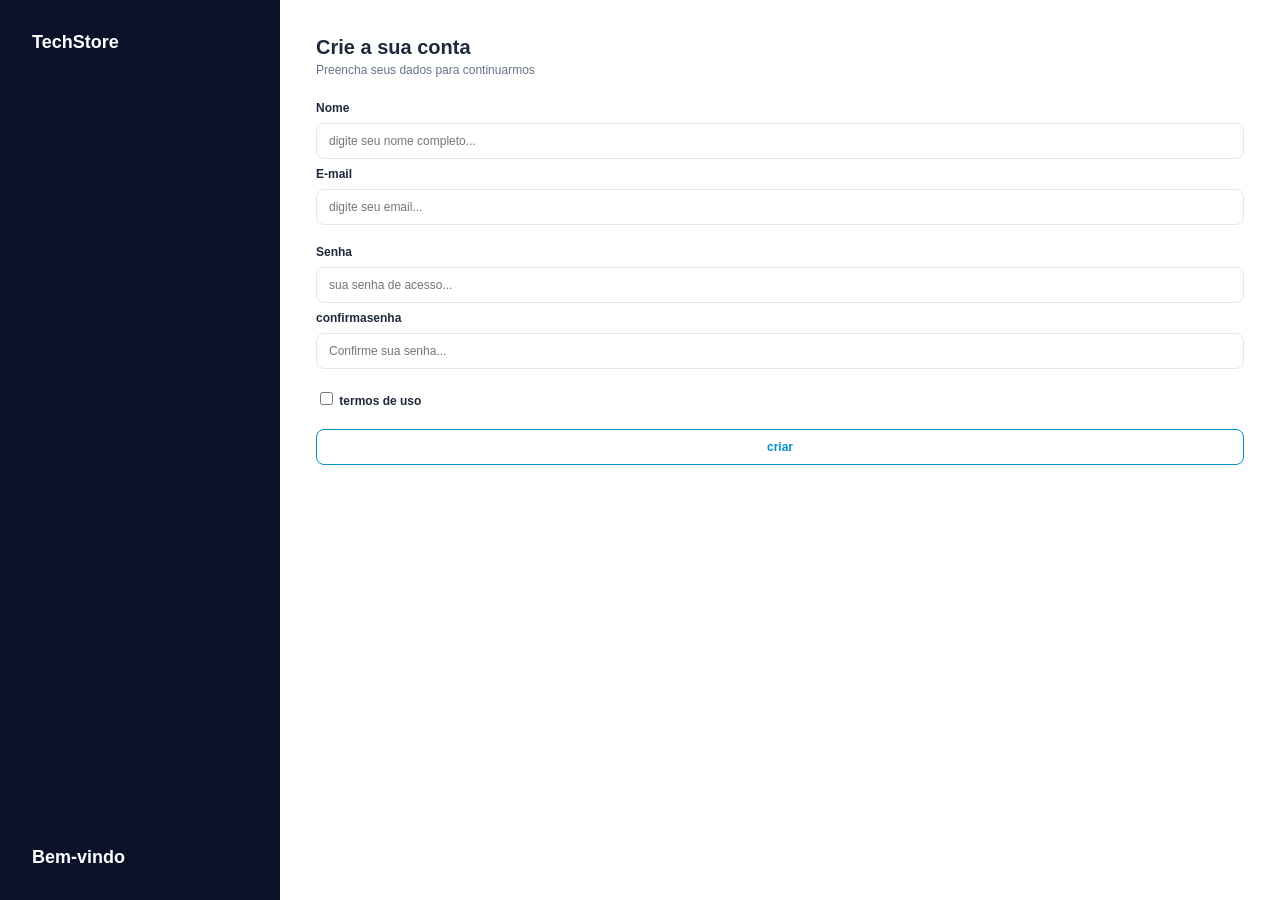
<file: src/app/pages/cadastro/cadastro.html>
<!DOCTYPE html>
<html lang="pt-BR">
  <head>
    <meta charset="utf-8">
    <meta name="viewport" content="width=device-width, initial-scale=1">
    <title>TechStore - cadastro</title>
    <link rel="stylesheet" href="cadastro.css">
  </head>
  <body>
    <div class="pagina">

      <aside class="lateral">
        <h2 class="logo">TechStore</h2>
        <h2 class="boas-vindas">Bem-vindo</h2>
      </aside>

      <main class="conteudo">
        <form class="formulario">
          <h1>Crie a sua conta</h1>
          <p class="subtitulo">Preencha seus dados para continuarmos</p>

          <div class="campo">
            <label for="nome">Nome</label>
            <input id="email" type="email" placeholder="digite seu nome completo...">

            <label for="email">E-mail</label>
            <input id="email" type="email" placeholder="digite seu email...">
          </div>

          <div class="campo">
            <label for="senha">Senha</label>
            <input id="senha" type="password" placeholder="sua senha de acesso...">
            <label for="confirmasenha">confirmasenha</label>
            <input id="confirmasenha" type="password" placeholder="Confirme sua senha...">
          </div>

          <div class="termos">
            <label class="termosuso">
              <input type="checkbox">
              termos de uso
            </label>
          </div>

          <button class="criar" type="submit">criar</button>
        </form>
      </main>
    </div>
  </body>
</html>
</file>
<file: src/app/pages/cadastro/cadastro.css>
/* Reset: tira margens padrão e faz o tamanho incluir o padding */
* {
  box-sizing: border-box;
}

body {
  margin: 0;
  font-family: 'Inter', sans-serif;
  color: #1E293B;
}

/* Duas colunas lado a lado */
.pagina {
  display: flex;
  min-height: 100vh;
}

/* ---------- Lateral azul-escura ---------- */
.lateral {
  width: 280px;
  background: #0A1128;
  color: #fff;
  padding: 32px;
  display: flex;
  flex-direction: column;
  justify-content: space-between; /* logo em cima, "Bem-vindo" embaixo */
}

.logo,
.boas-vindas {
  margin: 0;
  font-size: 18px;
  font-weight: 700;
}

/* ---------- Conteúdo à direita ---------- */
.conteudo {
  flex: 1;                         /* ocupa o resto da largura */
  padding: 36px;
  display: flex;
  flex-direction: column;
  justify-content: space-between;  /* form em cima, rodapé embaixo */
}

.formulario {
  display: flex;
  flex-direction: column;
  gap: 20px;
}

h1 {
  margin: 0;
  font-size: 20px;
  font-weight: 700;
}

.subtitulo {
  margin: -16px 0 4px;             /* aproxima o subtítulo do título */
  font-size: 12px;
  color: #64748B;
}

/* ---------- Campos ---------- */
.campo {
  display: flex;
  flex-direction: column;
  gap: 8px;
}

label {
  font-size: 12px;
  font-weight: 600;
}

input[type="email"],
input[type="password"] {
  height: 36px;
  padding: 0 12px;
  border: 1px solid #E2E8F0;
  border-radius: 8px;
  font-size: 12px;
  font-family: inherit;
}

input:focus {
  outline: 2px solid #0090D0;
}

/* ---------- Lembrar-me / Esqueci ---------- */
.opcoes {
  display: flex;
  justify-content: space-between;
  align-items: center;
}

.lembrar {
  display: flex;
  align-items: center;
  gap: 8px;
  font-weight: 400;
}

.esqueci {
  font-size: 12px;
  font-weight: 600;
  color: #0090D0;
  text-decoration: none;
}

/* ---------- Botões ---------- */
.entrar,
.criar {
  width: 100%;
  height: 36px;
  border-radius: 8px;
  font-family: inherit;
  font-size: 12px;
  font-weight: 600;
  cursor: pointer;
}

.entrar {
  background: #0090D0;
  color: #fff;
  border: none;
}

.criar {
  background: transparent;
  color: #0090D0;
  border: 1px solid #0090D0;
}
</file>
